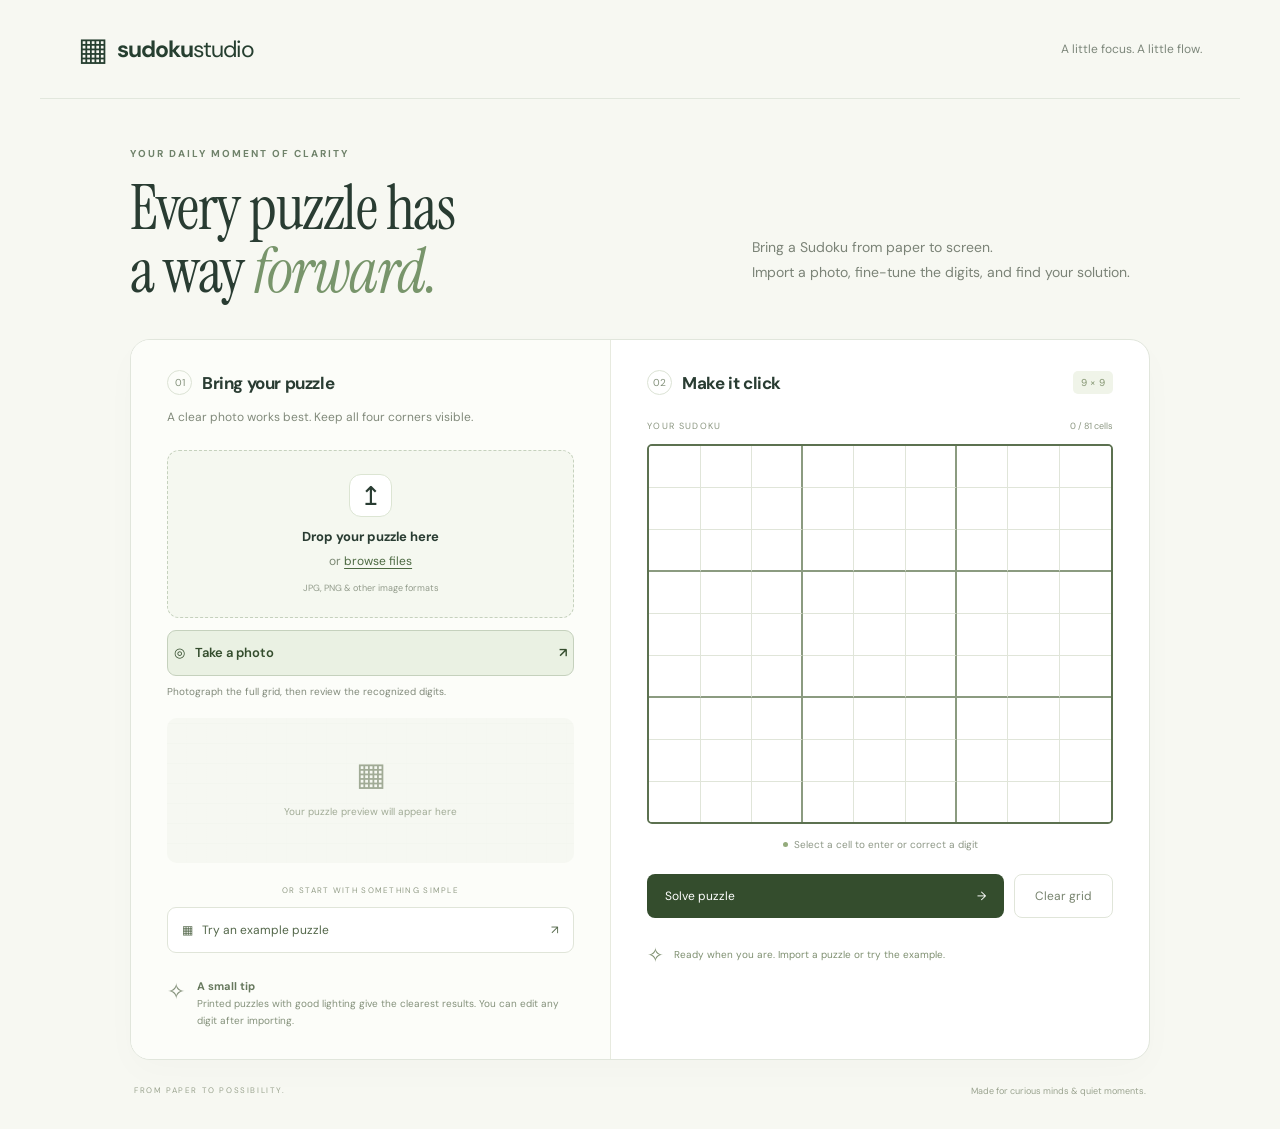
<file: index.html>
<!doctype html>
<html lang="en">
<head><meta charset="UTF-8"><meta name="viewport" content="width=device-width, initial-scale=1"><meta name="theme-color" content="#f7f8f2"><title>Sudoku Studio</title><link rel="stylesheet" href="static/css/style.css"></head>
<body>
<header><a class="brand" href="./"><span class="brand-icon">▦</span> sudoku<span class="brand-light">studio</span></a><span class="header-note">A little focus. A little flow.</span></header>
<main>
<div class="intro"><div class="eyebrow">YOUR DAILY MOMENT OF CLARITY</div><h1>Every puzzle has<br>a way <em>forward.</em></h1><p>Bring a Sudoku from paper to screen.<br>Import a photo, fine-tune the digits, and find your solution.</p></div>
<section class="workspace" aria-label="Sudoku workspace">
<div class="source-panel"><div class="section-heading"><span class="step">01</span><h2>Bring your puzzle</h2></div><p class="muted">A clear photo works best. Keep all four corners visible.</p>
<label class="dropzone" id="dropzone"><span class="upload-icon">↥</span><strong>Drop your puzzle here</strong><span>or <u>browse files</u></span><small>JPG, PNG & other image formats</small><input type="file" id="fileInput" accept="image/*" aria-label="Upload Sudoku image"></label>
<button class="camera-button" id="takePhoto" type="button"><span aria-hidden="true">◎</span> Take a photo <span aria-hidden="true">↗</span></button>
<input type="file" id="cameraInput" accept="image/*" capture="environment" hidden aria-label="Take a Sudoku photo">
<p class="camera-note">Photograph the full grid, then review the recognized digits.</p>
<div class="preview" id="preview"><div class="preview-placeholder"><span>▦</span><p>Your puzzle preview will appear here</p></div><canvas id="canvasInput"></canvas></div><div id="filename" class="filename">OR START WITH SOMETHING SIMPLE</div>
<button class="example" id="example"><span>▦ &nbsp; Try an example puzzle</span><span>↗</span></button>
<div class="tip"><span>✧</span><p><strong>A small tip</strong><br>Printed puzzles with good lighting give the clearest results. You can edit any digit after importing.</p></div></div>
<div class="board-panel"><div class="section-heading"><span class="step">02</span><h2>Make it click</h2><span class="badge">9 × 9</span></div><div class="board-meta"><span>YOUR SUDOKU</span><span id="filled">0 / 81 cells</span></div><div id="sudokuGrid" class="grid" aria-label="Editable Sudoku board"></div><div class="board-caption"><span class="dot"></span> Select a cell to enter or correct a digit</div><div class="actions"><button id="solve" class="primary">Solve puzzle <span>→</span></button><button id="clear" class="secondary">Clear grid</button></div><div class="status-wrap"><span>✧</span><p id="status" role="status" aria-live="polite">Ready when you are. Import a puzzle or try the example.</p></div></div>
</section><footer><span>FROM PAPER TO POSSIBILITY.</span><span>Made for curious minds & quiet moments.</span></footer>
</main><script src="static/js/opencv.js" defer></script><script src="static/js/app.js" type="module"></script>
</body></html>
</file>
<file: static/css/style.css>
@import url('https://fonts.googleapis.com/css2?family=DM+Sans:wght@400;500;600;700&family=Instrument+Serif:ital@0;1&display=swap');
:root{font-family:'DM Sans',sans-serif;color:#293c32;background:#f7f8f2;font-synthesis:none}*{box-sizing:border-box}body{margin:0}header{max-width:1200px;margin:auto;padding:28px 38px;display:flex;justify-content:space-between;align-items:center;border-bottom:1px solid #e2e7dd}.brand{text-decoration:none;color:#263f30;font-size:23px;font-weight:700;letter-spacing:-1px;display:flex;align-items:center}.brand-icon{font-size:32px;margin-right:10px}.brand-light{font-weight:400}.header-note{font-size:12px;color:#7d877b}main{max-width:1080px;margin:auto;padding:0 30px}.intro{padding:48px 0 36px;position:relative}.eyebrow{font-size:10px;letter-spacing:2px;font-weight:700;color:#6f826a}h1{font-family:'Instrument Serif',Georgia,serif;font-weight:400;font-size:62px;line-height:1.02;letter-spacing:-1.5px;margin:17px 0 0}h1 em{color:#78956b}.intro>p{position:absolute;right:20px;bottom:40px;font-size:14px;line-height:1.8;color:#7b8377}.workspace{display:grid;grid-template-columns:1fr 1.12fr;background:#fff;border:1px solid #e1e6dc;border-radius:20px;box-shadow:0 12px 35px #31402a05;overflow:hidden}.source-panel,.board-panel{padding:30px 36px}.source-panel{background:#fcfdf9;border-right:1px solid #e7eadf}.section-heading{display:flex;align-items:center;gap:10px}h2{font-size:17px;letter-spacing:-.4px;margin:0}.step{font-size:10px;color:#83917b;border:1px solid #dce3d5;border-radius:50%;width:25px;height:25px;display:grid;place-items:center}.muted{font-size:12px;color:#818a7b;line-height:1.6;margin:13px 0 22px}.dropzone{border:1.5px dashed #c5d1bd;border-radius:12px;display:flex;flex-direction:column;align-items:center;padding:23px 12px;gap:8px;position:relative;cursor:pointer;background:#f5f8f0;transition:.2s}.dropzone:hover,.dragging{background:#eaf1e3;border-color:#69865b}.dropzone input{position:absolute;inset:0;opacity:0;width:100%;height:100%;cursor:pointer}.upload-icon{font-size:26px;border:1px solid #dce5d3;background:white;border-radius:12px;width:43px;height:43px;text-align:center;padding:4px;margin-bottom:3px}.dropzone strong{font-size:13px}.dropzone>span:not(.upload-icon){font-size:12px;color:#7b8873}.dropzone u{color:#4c6941;text-underline-offset:3px}.dropzone small{font-size:9px;color:#929b8b;margin-top:5px}.preview{margin:18px 0;height:145px;border-radius:10px;background:repeating-linear-gradient(0deg,transparent,transparent 19px,#e6ebdf55 20px),repeating-linear-gradient(90deg,#f6f8f2,#f6f8f2 19px,#e6ebdf55 20px);display:grid;place-items:center;overflow:hidden}.preview-placeholder{text-align:center;color:#a1ab96;font-size:10px}.preview-placeholder>span{font-size:32px}.preview canvas{display:none;max-width:100%;max-height:145px;object-fit:contain}.has-image canvas{display:block}.has-image .preview-placeholder{display:none}.filename{text-align:center;font-size:8px;letter-spacing:1.3px;color:#939d88;margin:22px 0 12px;overflow-wrap:anywhere}.example{width:100%;display:flex;justify-content:space-between;border:1px solid #e0e5d9;border-radius:9px;padding:14px;background:white;color:#53674a;font-size:12px}.tip{display:flex;gap:12px;margin-top:24px;color:#84917b}.tip>span{font-size:22px}.tip p{font-size:10px;line-height:1.7;margin:0}.tip strong{font-size:11px;color:#67795e}.badge{margin-left:auto;background:#f0f4e9;border-radius:5px;color:#849571;padding:5px 8px;font-size:10px}.board-meta{display:flex;justify-content:space-between;font-size:9px;letter-spacing:1.3px;color:#8b9680;margin:25px 0 12px}.board-meta span:last-child{letter-spacing:0}.grid{display:grid;grid-template-columns:repeat(9,minmax(0,1fr));border:2px solid #5c7150;border-radius:5px;overflow:hidden;width:100%;aspect-ratio:1}.cell{border:0;border-right:1px solid #e0e5d9;border-bottom:1px solid #e0e5d9;min-width:0;width:100%;height:100%;text-align:center;font:500 22px 'DM Sans',sans-serif;color:#32472c;background:#fff;border-radius:0;padding:0;outline:0}.cell:nth-child(9n){border-right:0}.cell:nth-child(n+73){border-bottom:0}.cell.box-right{border-right:2px solid #8b9b80}.cell.box-bottom{border-bottom:2px solid #8b9b80}.cell:focus{background:#eaf2df;box-shadow:inset 0 0 0 2px #799764}.cell.conflict{color:#b64943;background:#fff0ec}.cell.solved{color:#759553;background:#f5f8ef}.board-caption{font-size:10px;color:#8d9786;display:flex;justify-content:center;align-items:center;gap:6px;margin:14px 0 23px}.dot{width:5px;height:5px;background:#94ab7c;border-radius:50%}.actions{display:flex;gap:10px}button{font-family:inherit;cursor:pointer;transition:background .2s}button:focus-visible{outline:3px solid #9cb886;outline-offset:3px}button:disabled{opacity:.5;cursor:wait}.primary{flex:1;background:#344d2d;color:white;border:0;border-radius:8px;padding:14px 18px;font-size:12px;display:flex;justify-content:space-between}.primary:hover{background:#49673f}.secondary{border:1px solid #e0e5d9;background:white;color:#77836e;border-radius:8px;padding:12px 20px;font-size:12px}.secondary:hover,.example:hover{background:#f2f6eb}.status-wrap{display:flex;gap:10px;align-items:center;margin-top:18px;color:#7e8f70;min-height:38px}.status-wrap>span{font-size:20px}.status-wrap p{font-size:10px;line-height:1.6;margin:0}footer{display:flex;justify-content:space-between;padding:25px 4px 32px;color:#9aa38f;font-size:9px}footer span:first-child{font-size:8px;letter-spacing:1.6px}@media(min-width:1200px){main{max-width:1080px}.grid{max-height:380px}}@media(max-width:760px){header{padding:20px 24px}.header-note{display:none}main{padding:0 18px}.intro{padding:32px 5px}h1{font-size:50px}.intro>p{position:static;font-size:12px;margin:18px 0 0}.workspace{grid-template-columns:1fr}.source-panel,.board-panel{padding:25px}.source-panel{border-right:0;border-bottom:1px solid #e7eadf}.preview{height:100px}.preview canvas{max-height:100px}.tip{margin-top:18px}footer{gap:20px;font-size:8px}.cell{font-size:20px}}
.cell.uncertain{background:#fff4d9;box-shadow:inset 0 -3px #d5ad59}.cell.uncertain.conflict{background:#fff0ec}
.camera-button{display:flex;justify-content:center;align-items:center;gap:10px;width:100%;min-height:46px;margin-top:12px;border:1px solid #c5d1bd;border-radius:9px;background:#eaf1e3;color:#344d2d;font-size:13px;font-weight:600}.camera-button>span:last-child{margin-left:auto}.camera-button:hover{background:#dfead5}.camera-note{font-size:10px;color:#818a7b;line-height:1.6;margin:8px 0 0}.board-panel{scroll-margin-top:16px}@media(max-width:760px){.cell{font-size:20px}.secondary,.primary,.example{min-height:44px}}
</file>
